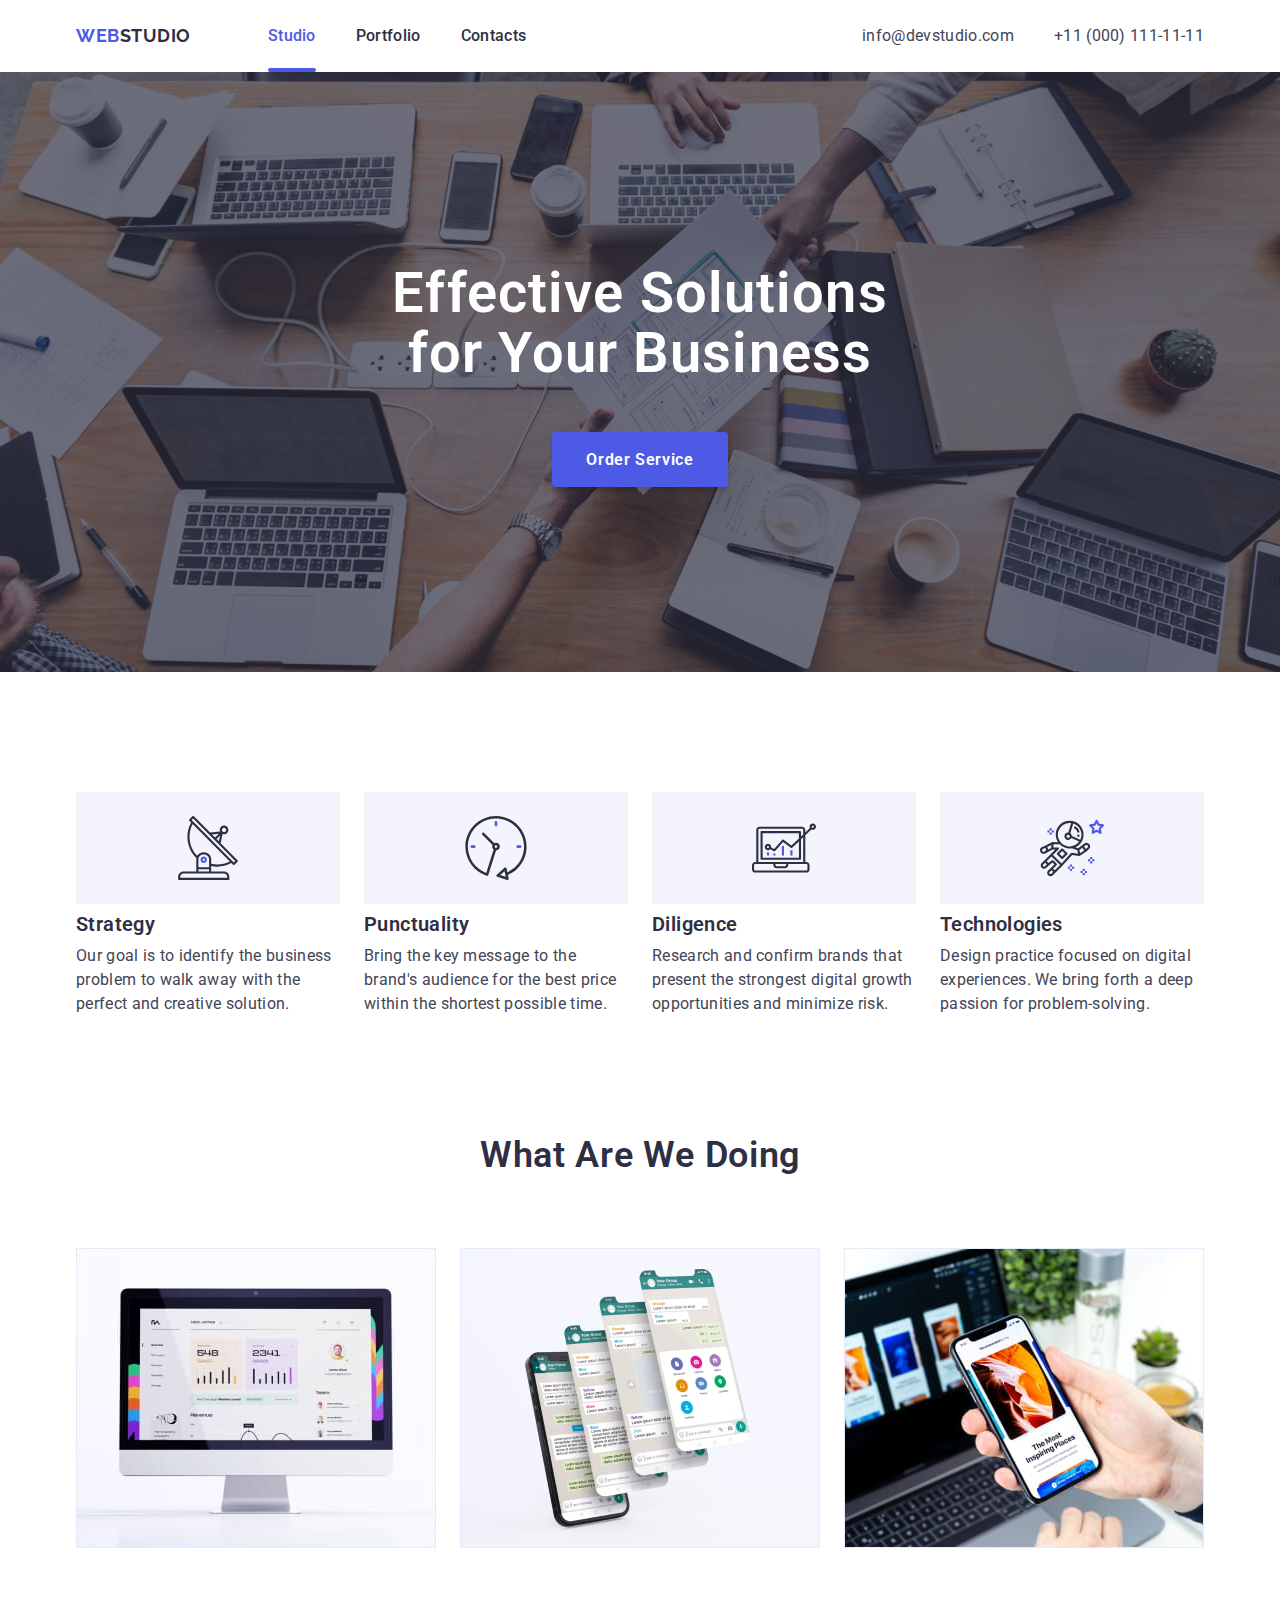
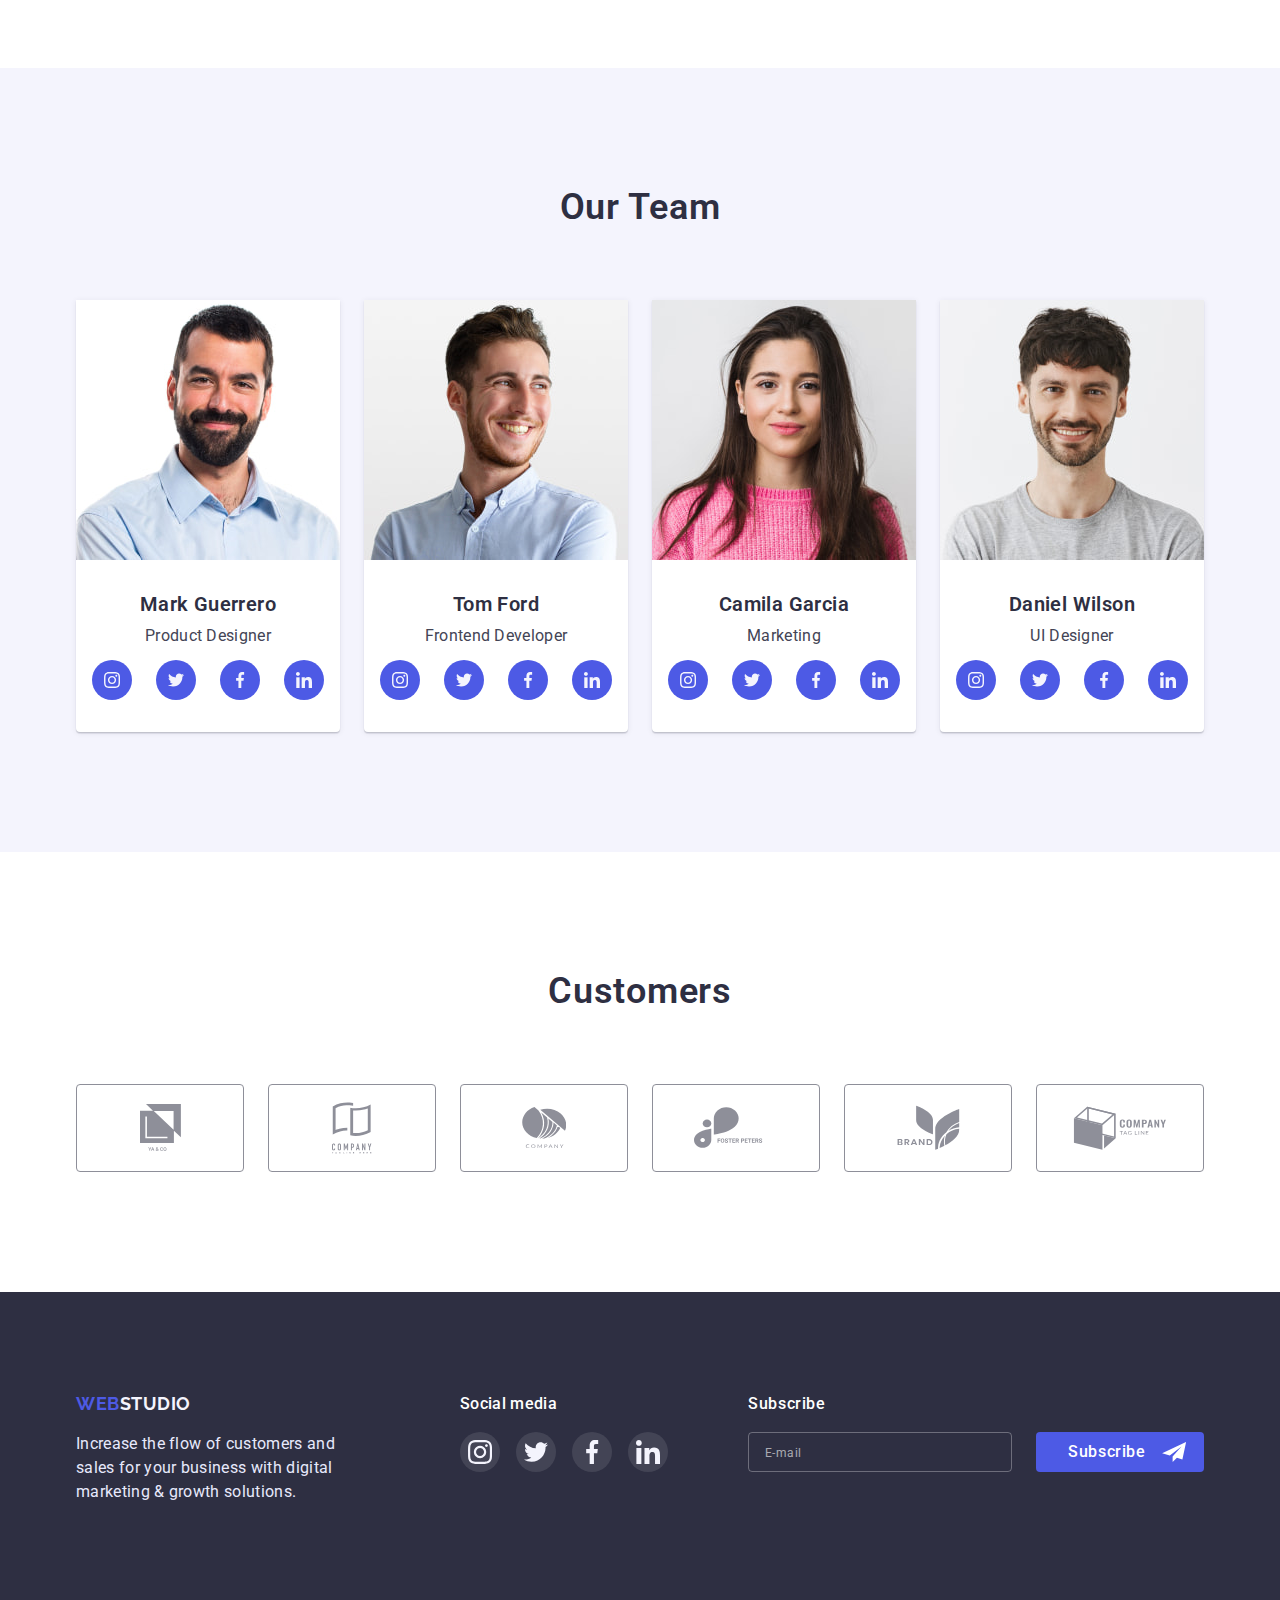
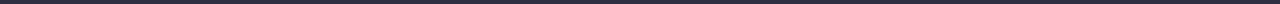
<file: index.html>
<!DOCTYPE html>
<html lang="en">
  <head>
    <meta charset="UTF-8" />
    <meta http-equiv="X-UA-Compatible" content="IE=edge" />
    <meta name="description" content="web studio" />
    <meta name="viewport" content="width=device-width, initial-scale=1.0" />
    <link
      rel="stylesheet"
      href="https://cdnjs.cloudflare.com/ajax/libs/modern-normalize/1.0.0/modern-normalize.min.css"
    />
    <link rel="stylesheet" href="styles/styles.css" />
    <link rel="preconnect" href="https://fonts.googleapis.com" />
    <link rel="preconnect" href="https://fonts.gstatic.com" crossorigin />
    <link
      href="https://fonts.googleapis.com/css2?family=Open+Sans:wght@400;600;700&family=Raleway:wght@700&family=Roboto:wght@400;500;700;900&display=swap"
      rel="stylesheet"
    />
    <title>Document</title>
  </head>
  <body>
    <!------------------------- NAVIGATION + ADDRESS ---------------------->

    <header class="header">
      <div class="container">
        <nav>
          <a class="logo link" href="index.html"
            ><span class="web">web</span><span class="studio">studio</span></a
          >
          <ul class="list header-list">
            <li>
              <a class="header-link link active" href="index.html">Studio</a>
            </li>
            <li>
              <a class="header-link link" href="portfolio.html">Portfolio</a>
            </li>
            <li>
              <a class="header-link link" href="contacts.html">Contacts</a>
            </li>
          </ul>
        </nav>
        <ul class="list header-addr">
          <li>
            <a class="link header-address" href="mailto:info@devstudio.com"
              >info@devstudio.com</a
            >
          </li>
          <li>
            <a class="link header-address" href="tel:+11(000)1111111"
              >+11 (000) 111-11-11</a
            >
          </li>
        </ul>
      </div>
    </header>

    <main>
      <!------------------------------ HERO ---------------------->
      <section class="hero">
        <div class="container">
          <h1 class="hero-title">
            Effective Solutions <br />for Your Business
          </h1>
          <button class="btn" type="button" data-modal-open>
            Order Service
          </button>
        </div>
      </section>
      <!------------------------------ ADVANTAGES ---------------------->
      <section class="advantages">
        <div class="container">
          <ul class="list advantages-list">
            <li class="advantages-item">
              <div class="advantages-thumb">
                <svg class="advantages-icon">
                  <use href="./images/icons/icons.svg#icon-antenna"></use>
                </svg>
              </div>
              <h3 class="title-cards">Strategy</h3>
              <p class="content-cards">
                Our goal is to identify the business problem to walk away with
                the perfect and creative solution.
              </p>
            </li>
            <li class="advantages-item">
              <div class="advantages-thumb">
                <svg class="advantages-icon">
                  <use href="./images/icons/icons.svg#icon-clock"></use>
                </svg>
              </div>
              <h3 class="title-cards">Punctuality</h3>
              <p class="content-cards">
                Bring the key message to the brand's audience for the best price
                within the shortest possible time.
              </p>
            </li>
            <li class="advantages-item">
              <div class="advantages-thumb">
                <svg class="advantages-icon">
                  <use href="./images/icons/icons.svg#icon-diagram"></use>
                </svg>
              </div>
              <h3 class="title-cards">Diligence</h3>
              <p class="content-cards">
                Research and confirm brands that present the strongest digital
                growth opportunities and minimize risk.
              </p>
            </li>
            <li class="advantages-item">
              <div class="advantages-thumb">
                <svg class="advantages-icon">
                  <use href="./images/icons/icons.svg#icon-astronaut"></use>
                </svg>
              </div>
              <h3 class="title-cards">Technologies</h3>
              <p class="content-cards">
                Design practice focused on digital experiences. We bring forth a
                deep passion for problem-solving.
              </p>
            </li>
          </ul>
        </div>
      </section>
      <!------------------------ What are we doing ---------------------->
      <section class="examples">
        <div class="container">
          <h2 class="main-title">What are we doing</h2>
          <ul class="list examples-list">
            <li>
              <img src="images/image-1.jpg" alt="statistics" width="360" />
            </li>
            <li>
              <img src="images/image-2.jpg" alt="chat" width="360" />
            </li>
            <li>
              <img src="images/image-3.jpg" alt="phone" width="360" />
            </li>
          </ul>
        </div>
      </section>
      <!------------------------ TEAM ---------------------->
      <section class="team section">
        <div class="container">
          <h2 class="main-title">Our Team</h2>
          <ul class="list team-list">
            <li class="team-item">
              <img src="images/photo-1.jpg" width="264" alt="Mark Guerrero" />
              <div class="team-item-text">
                <h3 class="title-cards">Mark Guerrero</h3>
                <p class="content-cards">Product Designer</p>
                <ul class="team-icon-list">
                  <li class="icon link">
                    <a class="team-icon-link" href="#">
                      <svg class="social-icon">
                        <use
                          href="./images/icons/icons.svg#icon-instagram"
                        ></use>
                      </svg>
                    </a>
                  </li>
                  <li class="icon link">
                    <a class="team-icon-link" href="#">
                      <svg class="social-icon">
                        <use href="./images/icons/icons.svg#icon-twitter"></use>
                      </svg>
                    </a>
                  </li>
                  <li class="icon link">
                    <a class="team-icon-link" href="#">
                      <svg class="social-icon">
                        <use
                          href="./images/icons/icons.svg#icon-facebook"
                        ></use>
                      </svg>
                    </a>
                  </li>
                  <li class="icon link">
                    <a class="team-icon-link" href="#">
                      <svg class="social-icon">
                        <use
                          href="./images/icons/icons.svg#icon-linkedin"
                        ></use>
                      </svg>
                    </a>
                  </li>
                </ul>
              </div>
            </li>
            <li class="team-item">
              <img src="images/photo-2.jpg" width="264" alt="Tom Ford" />
              <div class="team-item-text">
                <h3 class="title-cards">Tom Ford</h3>
                <p class="content-cards">Frontend Developer</p>
                <ul class="team-icon-list">
                  <li class="icon link">
                    <a class="team-icon-link" href="#">
                      <svg class="social-icon">
                        <use
                          href="./images/icons/icons.svg#icon-instagram"
                        ></use>
                      </svg>
                    </a>
                  </li>
                  <li class="icon link">
                    <a class="team-icon-link" href="#">
                      <svg class="social-icon">
                        <use href="./images/icons/icons.svg#icon-twitter"></use>
                      </svg>
                    </a>
                  </li>
                  <li class="icon link">
                    <a class="team-icon-link" href="#">
                      <svg class="social-icon">
                        <use
                          href="./images/icons/icons.svg#icon-facebook"
                        ></use>
                      </svg>
                    </a>
                  </li>
                  <li class="icon link">
                    <a class="team-icon-link" href="#">
                      <svg class="social-icon">
                        <use
                          href="./images/icons/icons.svg#icon-linkedin"
                        ></use>
                      </svg>
                    </a>
                  </li>
                </ul>
              </div>
            </li>
            <li class="team-item">
              <img src="images/photo-3.jpg" width="264" alt="Camila Garcia" />
              <div class="team-item-text">
                <h3 class="title-cards">Camila Garcia</h3>
                <p class="content-cards">Marketing</p>
                <ul class="team-icon-list">
                  <li class="icon link">
                    <a class="team-icon-link" href="#">
                      <svg class="social-icon">
                        <use
                          href="./images/icons/icons.svg#icon-instagram"
                        ></use>
                      </svg>
                    </a>
                  </li>
                  <li class="icon link">
                    <a class="team-icon-link" href="#">
                      <svg class="social-icon">
                        <use href="./images/icons/icons.svg#icon-twitter"></use>
                      </svg>
                    </a>
                  </li>
                  <li class="icon link">
                    <a class="team-icon-link" href="#">
                      <svg class="social-icon">
                        <use
                          href="./images/icons/icons.svg#icon-facebook"
                        ></use>
                      </svg>
                    </a>
                  </li>
                  <li class="icon link">
                    <a class="team-icon-link" href="#">
                      <svg class="social-icon">
                        <use
                          href="./images/icons/icons.svg#icon-linkedin"
                        ></use>
                      </svg>
                    </a>
                  </li>
                </ul>
              </div>
            </li>
            <li class="team-item">
              <img src="images/photo-4.jpg" width="264" alt="Daniel Wilson" />
              <div class="team-item-text">
                <h3 class="title-cards">Daniel Wilson</h3>
                <p class="content-cards">UI Designer</p>
                <ul class="team-icon-list">
                  <li class="icon link">
                    <a class="team-icon-link" href="#">
                      <svg class="social-icon">
                        <use
                          href="./images/icons/icons.svg#icon-instagram"
                        ></use>
                      </svg>
                    </a>
                  </li>
                  <li class="icon link">
                    <a class="team-icon-link" href="#">
                      <svg class="social-icon">
                        <use href="./images/icons/icons.svg#icon-twitter"></use>
                      </svg>
                    </a>
                  </li>
                  <li class="icon link">
                    <a class="team-icon-link" href="#">
                      <svg class="social-icon">
                        <use
                          href="./images/icons/icons.svg#icon-facebook"
                        ></use>
                      </svg>
                    </a>
                  </li>
                  <li class="icon link">
                    <a class="team-icon-link" href="#">
                      <svg class="social-icon">
                        <use
                          href="./images/icons/icons.svg#icon-linkedin"
                        ></use>
                      </svg>
                    </a>
                  </li>
                </ul>
              </div>
            </li>
          </ul>
        </div>
      </section>
      <!------------------------- Customers ---------------------->
      <section class="customers section">
        <div class="container">
          <h2 class="main-title">Customers</h2>
          <ul class="customers-list list">
            <li class="customers-item">
              <a class="customers-icon-link" href="#">
                <svg class="customers-icon" width="41px" height="46.97px">
                  <use href="./images/icons/icons.svg#icon-customer-1"></use>
                </svg>
              </a>
            </li>
            <li class="customers-item">
              <a class="customers-icon-link" href="#">
                <svg class="customers-icon" width="40px" height="52px">
                  <use href="./images/icons/icons.svg#icon-customer-2"></use>
                </svg>
              </a>
            </li>
            <li class="customers-item">
              <a class="customers-icon-link" href="#">
                <svg class="customers-icon" width="44px" height="41px">
                  <use href="./images/icons/icons.svg#icon-customer-3"></use>
                </svg>
              </a>
            </li>
            <li class="customers-item">
              <a class="customers-icon-link" href="#">
                <svg class="customers-icon" width="84px" height="41px">
                  <use href="./images/icons/icons.svg#icon-customer-4"></use>
                </svg>
              </a>
            </li>
            <li class="customers-item">
              <a class="customers-icon-link" href="#">
                <svg class="customers-icon" width="63px" height="45px">
                  <use href="./images/icons/icons.svg#icon-customer-5"></use>
                </svg>
              </a>
            </li>
            <li class="customers-item">
              <a class="customers-icon-link" href="#">
                <svg class="customers-icon" width="94px" height="44px">
                  <use href="./images/icons/icons.svg#icon-customer-6"></use>
                </svg>
              </a>
            </li>
          </ul>
        </div>
      </section>
    </main>
    <!------------------------ FOOTER ---------------------->
    <footer class="footer">
      <div class="container">
        <div class="footer-box">
          <div class="footer-left">
            <a class="logo link" href="index.html"
              ><span class="web">web</span
              ><span class="studio-2">studio</span></a
            >
            <p>
              Increase the flow of customers and sales for your business with
              digital marketing & growth solutions.
            </p>
          </div>
          <div class="footer-mid">
            <p>Social media</p>
            <ul class="footer-list list">
              <li class="footer-social-link">
                <a class="icon-footer" href="#">
                  <svg class="footer-social">
                    <use href="./images/icons/icons.svg#icon-instagram"></use>
                  </svg>
                </a>
              </li>
              <li class="footer-social-link">
                <a class="icon-footer" href="#">
                  <svg class="footer-social">
                    <use href="./images/icons/icons.svg#icon-twitter"></use>
                  </svg>
                </a>
              </li>
              <li class="footer-social-link">
                <a class="icon-footer" href="#">
                  <svg class="footer-social">
                    <use href="./images/icons/icons.svg#icon-facebook"></use>
                  </svg>
                </a>
              </li>
              <li class="footer-social-link">
                <a class="icon-footer" href="#">
                  <svg class="footer-social">
                    <use href="./images/icons/icons.svg#icon-linkedin"></use>
                  </svg>
                </a>
              </li>
            </ul>
          </div>
          <div class="footer-right">
            <p class="footer-mail-title">Subscribe</p>
            <form class="footer-form" name="footer_form">
              <label class="footer-form2">
                <input
                  class="footer-input"
                  type="email"
                  name="user_email"
                  required
                  minlength="6"
                  placeholder="E-mail"
                />
              </label>
              <button class="footer-btn" type="submit">
                <span class="subscribe">Subscribe</span>
                <svg class="footer-send">
                  <use href="./images/icons/icons.svg#footer-icon-send"></use>
                </svg>
              </button>
            </form>
          </div>
        </div>
      </div>
    </footer>

    <!---------------------- MODAL ---------------------->
    <div class="backdrop is-hidden" data-modal>
      <div class="modal">
        <button class="modal-btn" data-modal-close>
          <svg class="modal-icon" width="8" height="8">
            <use href="images/icons/icons.svg#icon-close"></use>
          </svg>
        </button>
        <form class="registration-form" name="registration_form">
          <strong class="registration-form-appeal"
            >Leave your contacts and we will call you back</strong
          >
          <div class="registration-form-group" role="group">
            <label class="registration-form-field">
              <span class="registration-form-label">Name</span>
              <input
                class="registration-form-input"
                type="text"
                name="user_name"
                required
                minlength="3"
                placeholder="&nbsp;"
              />
              <svg class="icon-registration" width="12" height="12">
                <use href="images/icons/icons.svg#icon-form-name"></use>
              </svg>
            </label>

            <label class="registration-form-field">
              <span class="registration-form-label">Phone</span>
              <input
                class="registration-form-input"
                type="tel"
                name="user_phone"
                required
                minlength="3"
                placeholder="&nbsp;"
              />
              <svg class="icon-registration" width="13" height="13">
                <use href="images/icons/icons.svg#icon-form-phone"></use>
              </svg>
            </label>

            <label class="registration-form-field">
              <span class="registration-form-label">Email</span>
              <input
                class="registration-form-input"
                type="email"
                name="user_email"
                required
                minlength="6"
                placeholder="&nbsp;"
              />
              <svg class="icon-registration" width="15" height="12">
                <use href="images/icons/icons.svg#icon-form-email"></use>
              </svg>
            </label>

            <label class="registration-textarea">
              <span class="registration-form-label">Comment</span>
              <textarea
                class="registration-form-message"
                name="user_message"
                rows="7"
                placeholder="Text input"
              ></textarea>
            </label>
          </div>

          <label class="registration-form-agreement">
            <input
              class="registration-form-checkbox"
              type="checkbox"
              name="user_agreement"
            />
            <span class="agreement-checkbox">
              <svg class="agreement-icon">
                <use href="images/icons/icons.svg#checkbox-icon"></use>
              </svg>
            </span>
            <span class="registration-accept-text"
              >I accept the terms and conditions of the
              <a class="registration-accept-link" href="#">Privacy Policy</a>
            </span>
          </label>
          <div class="form-send">
            <button class="form-send-btn" type="submit">Send</button>
          </div>
        </form>
      </div>
    </div>
    <script src="js/modal.js"></script>
  </body>
</html>
</file>
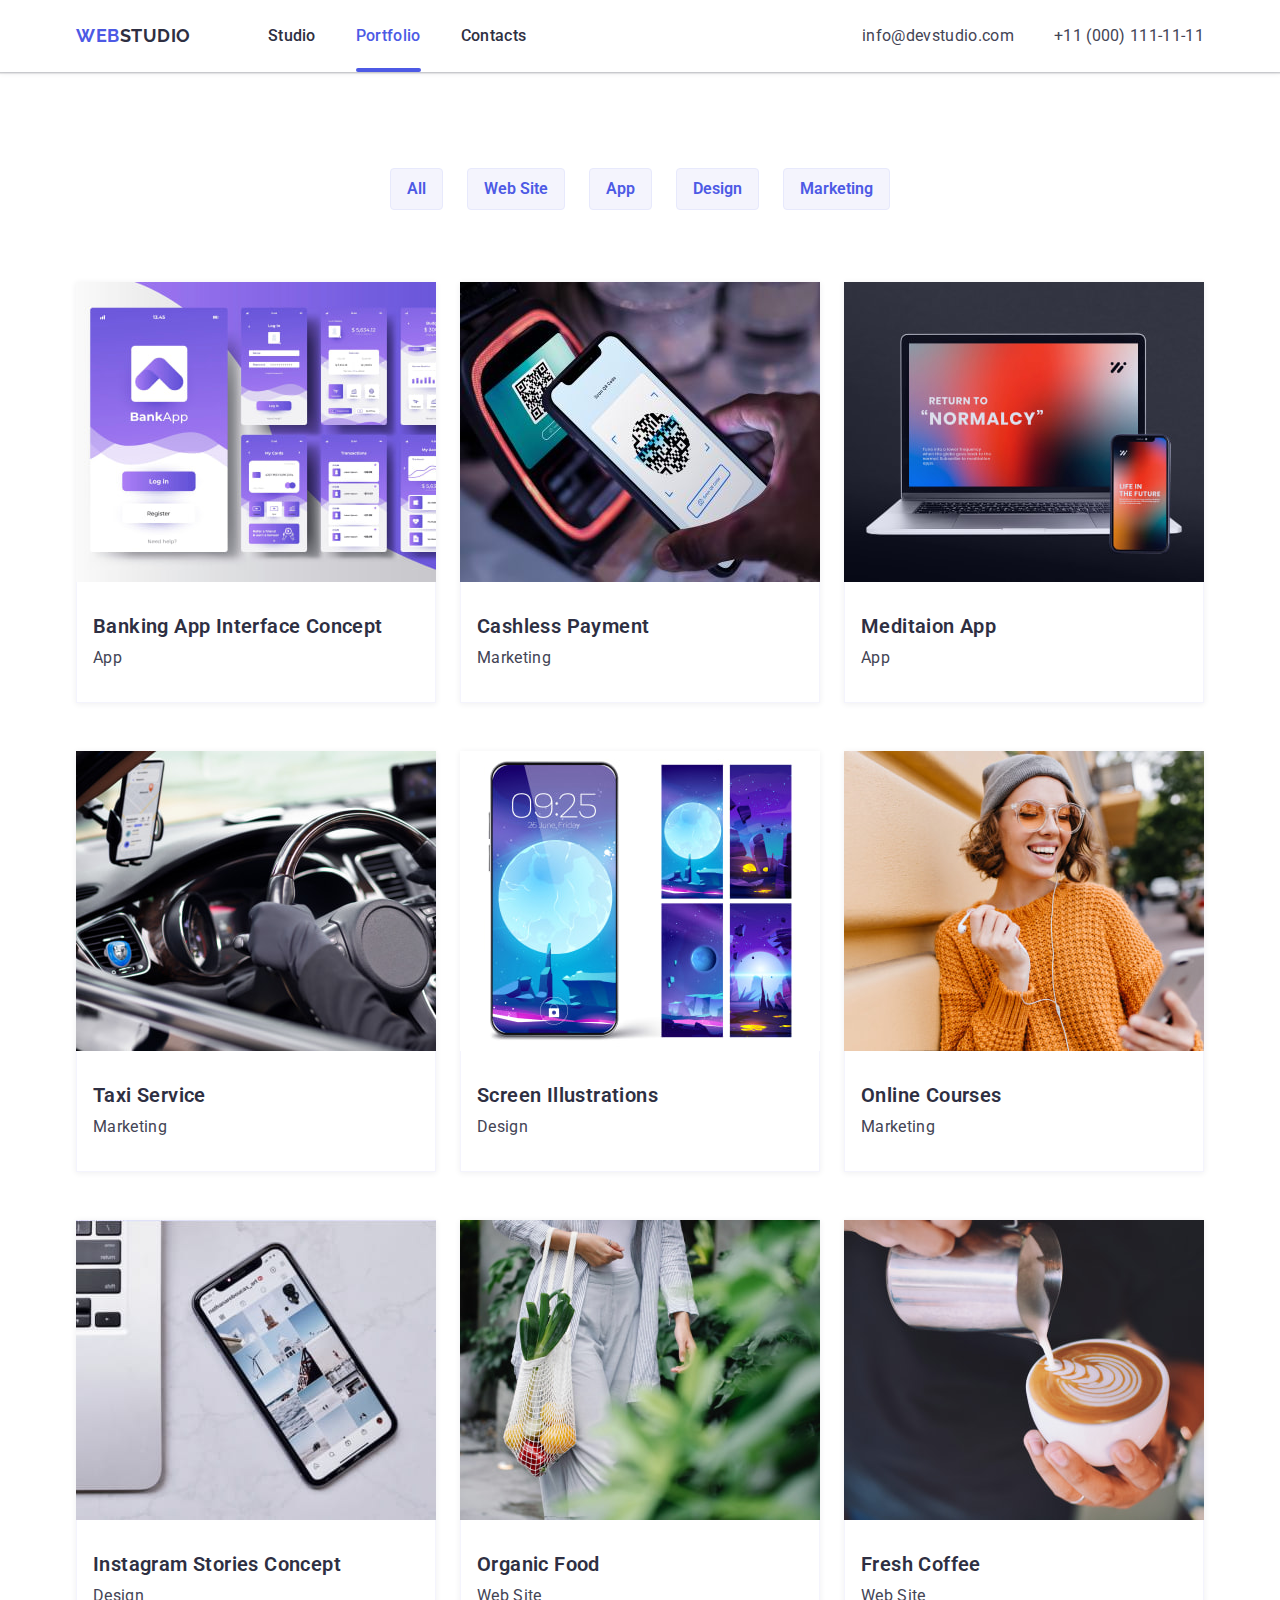
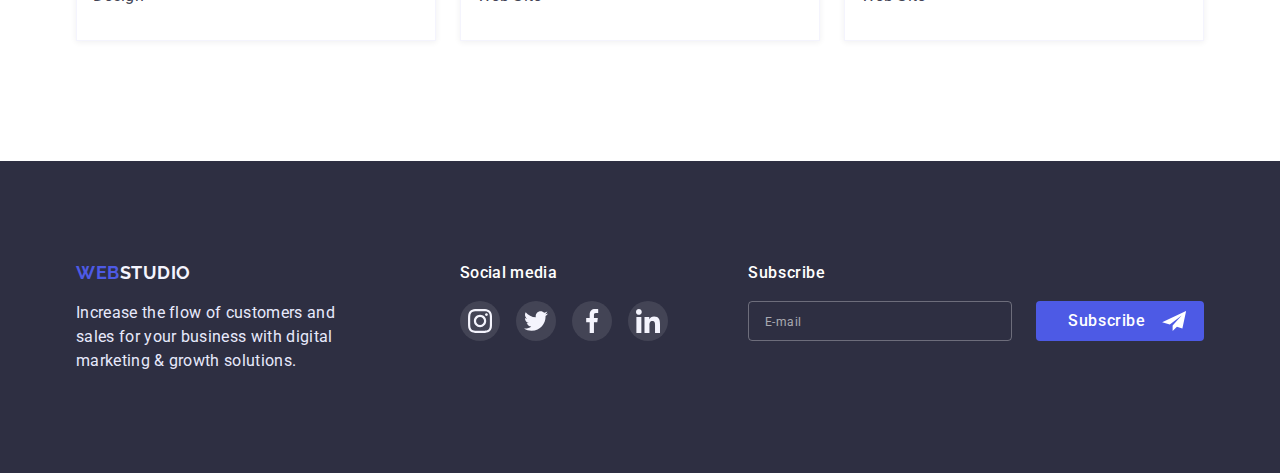
<file: portfolio.html>
<!DOCTYPE html>
<html lang="en">
  <head>
    <meta charset="UTF-8" />
    <meta http-equiv="X-UA-Compatible" content="IE=edge" />
    <meta name="description" content="Портфоліо" />
    <meta name="viewport" content="width=device-width, initial-scale=1.0" />
    <link
      rel="stylesheet"
      href="https://cdnjs.cloudflare.com/ajax/libs/modern-normalize/1.0.0/modern-normalize.min.css"
    />
    <link rel="stylesheet" href="styles/styles.css" />
    <link rel="preconnect" href="https://fonts.googleapis.com" />
    <link rel="preconnect" href="https://fonts.gstatic.com" crossorigin />
    <link
      href="https://fonts.googleapis.com/css2?family=Open+Sans:wght@400;600;700&family=Raleway:wght@700&family=Roboto:wght@400;500;700;900&display=swap"
      rel="stylesheet"
    />
  </head>
  <body>
    <!------------------------------ NAVIGATION + ADDRESS ---------------------->

    <header class="header">
      <div class="container">
        <nav>
          <a class="logo link" href="index.html"><span class="web">web</span><span class="studio">studio</span></a>
          <ul class="list header-list">
            <li><a class="header-link link" href="index.html">Studio</a></li>
            <li>
              <a class="header-link link active" href="portfolio.html">Portfolio</a>
            </li>
            <li>
              <a class="header-link link" href="contacts.html">Contacts</a>
            </li>
          </ul>
        </nav>
        <ul class="list header-addr">
          <li>
            <a class="link header-address" href="mailto:info@devstudio.com">info@devstudio.com</a>
          </li>
          <li>
            <a class="link header-address" href="tel:+11(000)1111111">+11 (000) 111-11-11</a>
          </li>
        </ul>
      </div>
    </header>

    <main>
      <!------------------------------ PORTFOLIO BUTTONS ---------------------->

      <section class="section portfolio">
        <div class="container">
          <h1 class="visually-hidden">Content</h1>
          <ul class="list filter-btn">
            <li><button class="btn_portfolio" type="button">All</button></li>
            <li>
              <button class="btn_portfolio" type="button">Web Site</button>
            </li>
            <li><button class="btn_portfolio" type="button">App</button></li>
            <li><button class="btn_portfolio" type="button">Design</button></li>
            <li>
              <button class="btn_portfolio" type="button">Marketing</button>
            </li>
          </ul>
          <!------------------------------ PORTFOLIO CARDS ---------------------->

          <ul class="list portfolio-list">
            <li class="portfolio-list-item">
              <a class="portfolio-link link" href="#">
                <div class="portfolio-thumb-card">
                  <div class="overlay">
                    <img src="images/portfolio-1.jpg" width="360px" alt="image Banking App Interface Concept" />
                    <div class="slider">
                      <p>
                        14 Stylish and User-Friendly App Design Concepts · Task Manager App · Calorie Tracker App ·
                        Exotic Fruit Ecommerce App · Cloud Storage App
                      </p>
                    </div>
                  </div>
                  <div class="portfolio-item-text">
                    <h2 class="title-cards">Banking App Interface Concept</h2>
                    <p class="content-cards">App</p>
                  </div>
                </div>
              </a>
            </li>

            <li class="portfolio-list-item">
              <a class="portfolio-link link" href="#">
                <div class="portfolio-thumb-card">
                  <div class="overlay">
                    <img src="images/portfolio-2.jpg" width="360px" alt="image Cashless Payment" />
                    <div class="slider">
                      <p>
                        14 Stylish and User-Friendly App Design Concepts · Task Manager App · Calorie Tracker App ·
                        Exotic Fruit Ecommerce App · Cloud Storage App
                      </p>
                    </div>
                  </div>
                  <div class="portfolio-item-text">
                    <h2 class="title-cards">Cashless Payment</h2>
                    <p class="content-cards">Marketing</p>
                  </div>
                </div>
              </a>
            </li>

            <li class="portfolio-list-item">
              <a class="portfolio-link link" href="#">
                <div class="portfolio-thumb-card">
                  <div class="overlay">
                    <img src="images/portfolio-3.jpg" width="360px" alt="image Meditaion App" />
                    <div class="slider">
                      <p>
                        14 Stylish and User-Friendly App Design Concepts · Task Manager App · Calorie Tracker App ·
                        Exotic Fruit Ecommerce App · Cloud Storage App
                      </p>
                    </div>
                  </div>
                  <div class="portfolio-item-text">
                    <h2 class="title-cards">Meditaion App</h2>
                    <p class="content-cards">App</p>
                  </div>
                </div>
              </a>
            </li>

            <li class="portfolio-list-item">
              <a class="portfolio-link link" href="#">
                <div class="portfolio-thumb-card">
                  <div class="overlay">
                    <img src="images/portfolio-4.jpg" width="360px" alt="image Taxi Service" />
                    <div class="slider">
                      <p>
                        14 Stylish and User-Friendly App Design Concepts · Task Manager App · Calorie Tracker App ·
                        Exotic Fruit Ecommerce App · Cloud Storage App
                      </p>
                    </div>
                  </div>
                  <div class="portfolio-item-text">
                    <h2 class="title-cards">Taxi Service</h2>
                    <p class="content-cards">Marketing</p>
                  </div>
                </div>
              </a>
            </li>

            <li class="portfolio-list-item">
              <a class="portfolio-link link" href="#">
                <div class="portfolio-thumb-card">
                  <div class="overlay">
                    <img src="images/portfolio-5.jpg" width="360px" alt="image Screen Illustrations" />
                    <div class="slider">
                      <p>
                        14 Stylish and User-Friendly App Design Concepts · Task Manager App · Calorie Tracker App ·
                        Exotic Fruit Ecommerce App · Cloud Storage App
                      </p>
                    </div>
                  </div>
                  <div class="portfolio-item-text">
                    <h2 class="title-cards">Screen Illustrations</h2>
                    <p class="content-cards">Design</p>
                  </div>
                </div>
              </a>
            </li>

            <li class="portfolio-list-item">
              <a class="portfolio-link link" href="#">
                <div class="portfolio-thumb-card">
                  <div class="overlay">
                    <img src="images/portfolio-6.jpg" width="360px" alt="image Online Courses" />
                    <div class="slider">
                      <p>
                        14 Stylish and User-Friendly App Design Concepts · Task Manager App · Calorie Tracker App ·
                        Exotic Fruit Ecommerce App · Cloud Storage App
                      </p>
                    </div>
                  </div>
                  <div class="portfolio-item-text">
                    <h2 class="title-cards">Online Courses</h2>
                    <p class="content-cards">Marketing</p>
                  </div>
                </div>
              </a>
            </li>

            <li class="portfolio-list-item">
              <a class="portfolio-link link" href="#">
                <div class="portfolio-thumb-card">
                  <div class="overlay">
                    <img src="images/portfolio-7.jpg" width="360px" alt="image Banking App Interface Concept" />
                    <div class="slider">
                      <p>
                        14 Stylish and User-Friendly App Design Concepts · Task Manager App · Calorie Tracker App ·
                        Exotic Fruit Ecommerce App · Cloud Storage App
                      </p>
                    </div>
                  </div>
                  <div class="portfolio-item-text">
                    <h2 class="title-cards">Instagram Stories Concept</h2>
                    <p class="content-cards">Design</p>
                  </div>
                </div>
              </a>
            </li>

            <li class="portfolio-list-item">
              <a class="portfolio-link link" href="#">
                <div class="portfolio-thumb-card">
                  <div class="overlay">
                    <img src="images/portfolio-8.jpg" width="360px" alt="image Organic Food" />
                    <div class="slider">
                      <p>
                        14 Stylish and User-Friendly App Design Concepts · Task Manager App · Calorie Tracker App ·
                        Exotic Fruit Ecommerce App · Cloud Storage App
                      </p>
                    </div>
                  </div>
                  <div class="portfolio-item-text">
                    <h2 class="title-cards">Organic Food</h2>
                    <p class="content-cards">Web Site</p>
                  </div>
                </div>
              </a>
            </li>

            <li class="portfolio-list-item">
              <a class="portfolio-link link" href="#">
                <div class="portfolio-thumb-card">
                  <div class="overlay">
                    <img src="images/portfolio-9.jpg" width="360px" alt="image Fresh Coffee" />
                    <div class="slider">
                      <p>
                        14 Stylish and User-Friendly App Design Concepts · Task Manager App · Calorie Tracker App ·
                        Exotic Fruit Ecommerce App · Cloud Storage App
                      </p>
                    </div>
                  </div>
                  <div class="portfolio-item-text">
                    <h2 class="title-cards">Fresh Coffee</h2>
                    <p class="content-cards">Web Site</p>
                  </div>
                </div>
              </a>
            </li>
          </ul>
        </div>
      </section>
    </main>
    <!------------------------------ FOOTER ---------------------->

    <footer class="footer">
      <div class="container">
        <div class="footer-box">
          <div class="footer-left">
            <a class="logo link" href="index.html"><span class="web">web</span><span class="studio-2">studio</span></a>
            <p>Increase the flow of customers and sales for your business with digital marketing & growth solutions.</p>
          </div>
          <div class="footer-mid">
            <p>Social media</p>
            <ul class="footer-list list">
              <li class="footer-social-link">
                <a class="icon-footer" href="#">
                  <svg class="footer-social">
                    <use href="./images/icons/icons.svg#icon-instagram"></use>
                  </svg>
                </a>
              </li>
              <li class="footer-social-link">
                <a class="icon-footer" href="#">
                  <svg class="footer-social">
                    <use href="./images/icons/icons.svg#icon-twitter"></use>
                  </svg>
                </a>
              </li>
              <li class="footer-social-link">
                <a class="icon-footer" href="#">
                  <svg class="footer-social">
                    <use href="./images/icons/icons.svg#icon-facebook"></use>
                  </svg>
                </a>
              </li>
              <li class="footer-social-link">
                <a class="icon-footer" href="#">
                  <svg class="footer-social">
                    <use href="./images/icons/icons.svg#icon-linkedin"></use>
                  </svg>
                </a>
              </li>
            </ul>
          </div>
          <div class="footer-right">
            <p class="footer-mail-title">Subscribe</p>
            <form class="footer-form" name="footer_form">
              <label class="footer-form2">
                <input
                  class="footer-input"
                  type="email"
                  name="user_email"
                  required
                  minlength="6"
                  placeholder="E-mail"
                />
              </label>
              <button class="footer-btn" type="submit">
                <span class="subscribe">Subscribe</span>
                <svg class="footer-send">
                  <use href="./images/icons/icons.svg#footer-icon-send"></use>
                </svg>
              </button>
            </form>
          </div>
        </div>
      </div>
    </footer>
  </body>
</html>
</file>
<file: styles/styles.css>
:root {
  --color-main: #2e2f42;
  --color-main-white: #ffffff;
  --color-second-white: #f4f4fd;
  --color-accent: #4d5ae5;
  --color-grey: #434455;
  --font-main: "Roboto", sans-serif;
  --font-secondary: "Raleway", sans-serif;
  --transiton-fast: 250ms cubic-bezier(0.4, 0, 0.2, 1);
  --color-accent-hover: #404bbf;
}

/* *,
*::before,
*::after {
  box-sizing: border-box;
} */

img {
  display: block;
  max-width: 100%;
  align-items: center;
}

h1,
h2,
h3,
h4,
h5,
h6,
p {
  margin-top: 0;
  margin-bottom: 0;
}

body {
  font-family: var(--font-main);
  background: var(--color-main-white);
}

.list {
  list-style: none;
  margin: 0;
  padding: 0;
}

.link {
  text-decoration: none;
}

.container {
  width: 1158px;
  margin: 0 auto;
  padding-left: 15px;
  padding-right: 15px;
}

/* ---------header--------- */

.header {
  box-shadow: 0px 2px 1px rgba(46, 47, 66, 0.08),
    0px 1px 1px rgba(46, 47, 66, 0.16), 0px 1px 6px rgba(46, 47, 66, 0.08);
  display: flex;
  align-items: center;
}

.logo {
  font-family: var(--font-secondary);
  font-weight: 700;
  font-size: 18px;
  line-height: 1.33;
  letter-spacing: 0.03em;
  text-transform: uppercase;
  margin-right: 77px;
}

.header .container {
  display: flex;
  align-items: center;
}

.header nav,
.header ul {
  display: flex;
  align-items: center;
}

.web {
  color: var(--color-accent);
}

.studio {
  color: var(--color-main);
}

/* --------header_list------ */

.header-list {
  padding-top: 0px;
  padding-bottom: 0px;
  gap: 40px;
}

.header-link {
  /* position: relative; */
  display: block;
  padding-top: 24px;
  padding-bottom: 24px;
  font-weight: 500;
  font-size: 16px;
  line-height: 1.5;
  letter-spacing: 0.02em;
  color: var(--color-main);
  transition: color var(--transiton-fast);
}

.header-link.active {
  position: relative;
  color: var(--color-accent);
}

.header-link.active:after {
  content: "";
  display: block;
  position: absolute;
  left: 0;
  bottom: 0;
  width: 100%;
  height: 4px;
  background-color: var(--color-accent);
  border-radius: 2px;
}

.header-link:hover,
.header-link:focus {
  color: var(--color-accent);
}

.header-address {
  font-weight: 400;
  font-size: 16px;
  line-height: 1.5;
  letter-spacing: 0.02em;
  color: var(--color-grey);
  list-style: none;
  transition: color var(--transiton-fast);
}

.header-addr {
  gap: 40px;
  margin-left: auto;
}

.header-address:hover {
  color: var(--color-accent);
}

/* -------------HERO------------- */

.hero {
  text-align: center;
  background: var(--color-main);
  padding-top: 192px;
  padding-bottom: 192px;
  max-width: 1440px;
  height: 600px;
  background-image: linear-gradient(
      to top left,
      rgba(46, 47, 66, 0.7),
      rgba(46, 47, 66, 0.7)
    ),
    url("../images/people-office.jpg");
  background-repeat: no-repeat;
  background-size: cover;
  background-position: center;
  margin-left: auto;
  margin-right: auto;
}

.hero-title {
  font-weight: 600;
  font-size: 56px;
  line-height: 1.07;
  letter-spacing: 0.02em;
  color: var(--color-main-white);
  margin-bottom: 48px;
}

.btn {
  background: var(--color-accent);
  box-shadow: 0px 4px 4px rgba(0, 0, 0, 0.15);
  border-radius: 4px;
  border-color: transparent;
  font-weight: 600;
  font-size: 16px;
  line-height: 1.1875;
  letter-spacing: 0.04em;
  color: var(--color-main-white);
  padding: 16px 32px;
  transition: background-color var(--transiton-fast),
    box-shadow var(--transiton-fast);
  cursor: pointer;
}

.btn:hover {
  box-shadow: 0px 1px 6px rgba(46, 47, 66, 0.08),
    0px 1px 1px rgba(46, 47, 66, 0.16), 0px 2px 1px rgba(46, 47, 66, 0.08);
  background-color: var(--color-accent-hover);
}

.btn:focus {
  box-shadow: 0px 4px 4px rgba(0, 0, 0, 0.15);
  background-color: var(--color-accent-hover);
}

/* --------advantages------ */

.advantages {
  padding-top: 120px;
  padding-bottom: 120px;
}

.advantages-list {
  display: flex;
  text-align: left;
}

.title-cards {
  font-weight: 600;
  font-size: 20px;
  line-height: 1.2;
  color: var(--color-main);
  letter-spacing: 0.02em;
  margin-bottom: 8px;
}

.content-cards {
  font-weight: 400;
  font-size: 16px;
  line-height: 1.5;
  letter-spacing: 0.02em;
  color: var(--color-grey);
}

.advantages-item:not(:last-child) {
  margin-right: 24px;
}

.advantages-item {
  width: 264px;
}

.advantages-thumb {
  display: flex;
  width: 264px;
  height: 112px;
  background-color: var(--color-second-white);
  justify-content: center;
  align-items: center;
  margin-bottom: 8px;
}

.advantages-icon {
  width: 64px;
  height: 64px;
}

/* -----What are we doing------*/

.examples {
  padding-bottom: 120px;
}

.main-title {
  font-weight: 600;
  font-size: 36px;
  line-height: 1.11;
  letter-spacing: 0.02em;
  text-transform: capitalize;
  text-align: center;
  color: var(--color-main);
  margin-bottom: 72px;
}

.examples-list {
  display: flex;
  align-items: center;
  gap: 24px;
}

/* -----TEAM------*/

.team {
  background: var(--color-second-white);
}

.team.section {
  padding-top: 120px;
  padding-bottom: 120px;
}

.team-list {
  display: flex;
  gap: 24px;
  margin: 0px;
}

.team-item {
  background-color: var(--color-main-white);
  box-shadow: 0px 1px 6px rgba(46, 47, 66, 0.08),
    0px 1px 1px rgba(46, 47, 66, 0.16), 0px 2px 1px rgba(46, 47, 66, 0.08);
  border-radius: 0px 0px 4px 4px;
}

.team-item-text {
  padding-top: 32px;
  padding-bottom: 32px;
  text-align: center;
}

.team-icon-list {
  display: flex;
  padding: 0;
  margin-top: 12px;
  margin-left: 16px;
  margin-right: 16px;
  gap: 24px;
}

.icon {
  width: 40px;
  height: 40px;
  border-radius: 50%;
  display: flex;
  align-items: center;
  justify-content: center;
  background-color: var(--color-accent);
}

.team-icon-link {
  width: 100%;
  height: 100%;
  display: flex;
  align-items: center;
  justify-content: center;
  color: var(--color-second-white);
  transition: background-color var(--transiton-fast);
  border-radius: 50%;
}

.social-icon {
  width: 16px;
  height: 16px;
  fill: currentColor;
}

.team-icon-link:hover,
.team-icon-link:focus {
  background-color: var(--color-accent-hover);
}

/* -----Customers------*/

.customers {
  padding-top: 120px;
  padding-bottom: 120px;
}

.customers-list {
  display: flex;
}

.customers-item:not(:last-child) {
  margin-right: 24px;
}

.customers-icon-link {
  display: flex;
  justify-content: center;
  align-items: center;
  width: 168px;
  height: 88px;
  color: #8e8f99;
  border: 1px solid #8e8f99;
  border-radius: 4px;
  transition: color var(--transiton-fast), border-color var(--transiton-fast);
}

.customers-icon {
  fill: currentColor;
}

.customers-icon-link:hover,
.customers-icon-link:focus {
  color: var(--color-accent);
  border-color: var(--color-accent);
}

/* -----FOOTER------*/

.footer {
  background: var(--color-main);
  padding-top: 100px;
  padding-bottom: 100px;
}

.studio-2 {
  font-family: var(--font-secondary);
  font-weight: 700;
  font-size: 18px;
  line-height: 1.16;
  letter-spacing: 0.03em;
  color: var(--color-second-white);
}

.footer-left p {
  margin-top: 16px;
  font-weight: 400;
  font-size: 16px;
  line-height: 1.5;
  letter-spacing: 0.02em;
  color: #e7e9fc;
  max-width: 264px;
  text-align: left;
}

.footer-box {
  display: flex;
  position: relative;
}

.footer-left {
  display: block;
}

.footer-mid {
  display: block;
  margin-left: 120px;
  width: 208px;
  height: 80px;
}

.footer-mid p {
  font-weight: 500;
  font-size: 16px;
  line-height: 1.5;
  letter-spacing: 0.02em;
  color: var(--color-main-white);
}

.footer-list {
  display: flex;
  margin-top: 16px;
  gap: 16px;
}

.icon-footer {
  width: 100%;
  height: 100%;
  display: flex;
  align-items: center;
  justify-content: center;
  border-radius: 50%;
  transition: background-color var(--transiton-fast);
}

.footer-social-link {
  width: 40px;
  height: 40px;
  border-radius: 50%;
  background-color: rgba(255, 255, 255, 0.1);
}

.footer-social {
  width: 24px;
  height: 24px;
  fill: var(--color-second-white);
}

.icon-footer:hover,
.icon-footer:focus {
  background-color: #31d0aa;
}

.footer-right {
  margin-left: 80px;
}

.footer-form {
  display: flex;
}

.footer-input {
  width: 264px;
  height: 40px;
  border-radius: 4px;
  border: 1px solid rgba(255, 255, 255, 0.3);
  background-color: inherit;
  color: var(--color-main-white);
  padding: 8px 16px;
}

.footer-input::placeholder {
  font-weight: 400;
  font-size: 12px;
  line-height: 2;
  letter-spacing: 0.04em;
  color: rgba(255, 255, 255, 0.6);
}

.footer-btn {
  display: flex;
  align-items: center;
  background-color: var(--color-accent);
  width: 168px;
  height: 40px;
  border-radius: 4px;
  margin-left: 24px;
  margin-right: 0;
  border-color: transparent;
  cursor: pointer;
  transition: background-color var(--transiton-fast);
}

.subscribe {
  margin-left: 24px;
  font-weight: 500;
  font-size: 16px;
  line-height: 1.5;
  color: var(--color-main-white);
  letter-spacing: 0.04em;
}

.footer-mail-title {
  font-weight: 500;
  font-size: 16px;
  line-height: 1.5;
  color: var(--color-main-white);
  letter-spacing: 0.04em;
  margin-bottom: 16px;
}

.footer-send {
  width: 24px;
  height: 20px;
  margin-left: 16px;
  fill: var(--color-main-white);
}

.footer-btn:focus,
.footer-btn:hover {
  background-color: #404bbf;
}

/* ---------------------PORTFOLIO -------------*/

.visually-hidden {
  position: absolute;
  width: 1px;
  height: 1px;
  margin: -1px;
  border: 0;
  padding: 0;
  white-space: nowrap;
  clip-path: inset(100%);
  clip: rect(0 0 0 0);
  overflow: hidden;
}

.portfolio {
  padding-top: 96px;
  padding-bottom: 120px;
}

.btn_portfolio {
  font-weight: 600;
  font-size: 16px;
  line-height: 1.5;
  color: var(--color-accent);
  background: var(--color-second-white);
  border: 1px solid #e7e9fc;
  border-radius: 4px;
  padding: 8px 16px;
  cursor: pointer;
  transition: color var(--transiton-fast),
    background-color var(--transiton-fast), box-shadow var(--transiton-fast),
    border var(--transiton-fast);
}

.btn_portfolio:hover {
  color: var(--color-main-white);
  background-color: var(--color-accent);
  box-shadow: 0px 3px 1px rgba(0, 0, 0, 0.1), 0px 2px 1px rgba(0, 0, 0, 0.08),
    0px 2px 2px rgba(0, 0, 0, 0.12);
  border: 1px solid var(--color-accent);
}

.filter-btn {
  display: flex;
  justify-content: center;
  margin: 0 auto 72px;
  gap: 24px;
  padding: 0;
}

.portfolio-list {
  display: flex;
  flex-wrap: wrap;
  margin: auto;
}

.portfolio-list-item {
  margin-left: 0px;
  margin-right: 24px;
  margin-bottom: 48px;
  max-width: calc((100% - 48px) / 3);
  background: var(--color-main-white);
}

.portfolio-link {
  display: block;
  box-shadow: 0px 1px 6px rgba(46, 47, 66, 0.08);
  transition: box-shadow var(--transiton-fast);
}

.portfolio-link:hover,
.portfolio-link:focus {
  box-shadow: 0px 1px 6px rgba(46, 47, 66, 0.08),
    0px 1px 1px rgba(46, 47, 66, 0.16), 0px 2px 1px rgba(46, 47, 66, 0.08);
}

.portfolio-list-item:nth-child(3n) {
  margin-right: 0;
}

.portfolio-list-item:nth-last-child(-n + 3) {
  margin-bottom: 0;
}

.portfolio-item-text {
  padding: 32px 16px;
  text-align: left;
  border: 0.5px solid var(--color-second-white);
  border-top: transparent;
  text-decoration: none;
}

/* --------------------- slider -------------*/

.overlay {
  position: relative;
  overflow: hidden;
}

.slider {
  position: absolute;
  width: 100%;
  height: 100%;
  bottom: 0;
  left: 0;
  background-color: var(--color-accent);
  transform: translateY(101%);
  transition: transform var(--transiton-fast);
}

.portfolio-link:hover .slider,
.portfolio-link:focus .slider {
  transform: translateY(0);
}

.slider > p {
  color: var(--color-second-white);
  font-weight: 400;
  font-size: 16px;
  line-height: 1.5;
  letter-spacing: 0.02em;
  text-align: left;
  padding-left: 32px;
  padding-top: 40px;
  padding-right: 32px;
}

/* MODAL WINDOW */

.backdrop {
  position: fixed;
  top: 0;
  left: 0;
  width: 100%;
  height: 100%;
  background-color: rgba(46, 47, 66, 0.4);
  z-index: 100;
  transition: opacity var(--transiton-fast), transform var(--transiton-fast),
    visibility var(--transiton-fast);
  /* backdrop-filter: blur(1px); */
}

.backdrop.is-hidden {
  visibility: hidden;
  opacity: 0;
  pointer-events: none;
  transform: scale(1.5);
}

.modal {
  position: absolute;
  top: 50%;
  left: 50%;
  transform: translate(-50%, -50%);
  width: 408px;
  height: 584px;
  background-color: #fcfcfc;
  box-shadow: 0px 1px 1px rgba(0, 0, 0, 0.14), 0px 1px 3px rgba(0, 0, 0, 0.12),
    0px 2px 1px rgba(0, 0, 0, 0.2);
  border-radius: 4px;

  padding: 72px 24px 24px 24px;
}

.modal-btn {
  position: absolute;
  top: 24px;
  right: 24px;

  width: 24px;
  height: 24px;
  border-radius: 50%;

  display: flex;
  align-items: center;
  justify-content: center;

  background-color: #e7e9fc;
  border: 1px solid rgba(0, 0, 0, 0.1);
  cursor: pointer;
}

.modal-btn:hover,
.modal-btn:focus {
  background-color: var(--color-accent-hover);
}

.modal-btn:hover .modal-icon,
.modal-btn:focus .modal-icon {
  fill: var(--color-main-white);
}

/* --------------------- form -------------*/

label {
  display: block;
  color: #8e8f99;
}

.registration-form-appeal {
  display: block;
  text-align: center;
  margin-bottom: 14px;
  font-weight: 500;
  font-size: 16px;
  line-height: calc(24 / 16);
  letter-spacing: 0.02em;
}

.registration-form-field {
  display: block;
  position: relative;
  margin-bottom: 8px;
}

.registration-form-label {
  display: block;
  margin-bottom: 4px;
  font-weight: 400;
  font-size: 12px;
  line-height: 1.16;
  letter-spacing: 0.04em;
  color: #8e8f99;
}

.registration-form-input {
  width: 100%;
  height: 40px;
  border: 1px solid rgba(33, 33, 33, 0.2);
  border-radius: 4px;
  background-color: #fcfcfc;
  padding-left: 38px;
  padding-right: 38px;
  outline: transparent;
  transition: outline var(--transiton-fast);
}

.registration-form-input:focus {
  outline: 1px solid var(--color-accent);
  outline-offset: -1px;
}

.registration-form-input:focus + .icon-registration {
  fill: var(--color-accent);
}

.icon-registration {
  position: absolute;
  bottom: 14px;
  left: 19px;
  transition: fill var(--transiton-fast);
}

.registration-form-message {
  outline: transparent;
}

.registration-textarea {
  margin-bottom: 16px;
}

textarea {
  width: 360px;
  height: 120px;
  padding: 8px 16px;
  border: 1px solid rgba(33, 33, 33, 0.2);
  border-radius: 4px;
  resize: none;
}

textarea::placeholder {
  font-weight: 400;
  font-size: 12px;
  line-height: 1.33;
  letter-spacing: 0.04em;
  color: rgba(117, 117, 117, 0.5);
}

textarea:focus {
  outline: 1px solid var(--color-accent);
  outline-offset: -1px;
}

/* --------------------- checkbox -------------*/

.registration-form-agreement {
  display: flex;
  align-items: center;
  position: relative;
}

.registration-form-checkbox {
  position: absolute;
  width: 16px;
  height: 16px;
  border: 1.25px solid var(--color-main);
  border-radius: 2px;
  -webkit-appearance: none;
  appearance: none;
}

.agreement-checkbox {
  position: relative;
  width: 16px;
  height: 16px;
}

.agreement-icon {
  fill: var(--color-main-white);
  position: absolute;
  left: 0;
  top: 0;
  width: 10px;
  height: 8px;
  left: 50%;
  top: 50%;
  transform: translate(-50%, -50%);
}

.registration-form-checkbox:checked + .agreement-checkbox {
  background-color: var(--color-accent);
  border-color: transparent;
  border-radius: 2px;
}

.registration-accept-text {
  padding-left: 24px;
  font-weight: 400;
  font-size: 12px;
  line-height: 1.33;
  letter-spacing: 0.04em;
  color: #757575;
  padding-left: 8px;
}

.registration-accept-link {
  color: rgba(77, 90, 229, 1);
}

.form-send {
  display: flex;
  justify-content: center;
  margin-top: 24px;
}

.form-send-btn {
  width: 169px;
  height: 56px;
  color: var(--color-main-white);
  font-weight: 500;
  font-size: 16px;
  line-height: 1.5;
  letter-spacing: 0.04em;

  box-shadow: 0px 4px 4px rgba(0, 0, 0, 0.15);
  background-color: var(--color-accent);
  border-radius: 4px;
  border-color: transparent;
  transition: background-color var(--transiton-fast),
    box-shadow var(--transiton-fast);
  cursor: pointer;
}

.form-send-btn:hover {
  box-shadow: 0px 1px 6px rgba(46, 47, 66, 0.08),
    0px 1px 1px rgba(46, 47, 66, 0.16), 0px 2px 1px rgba(46, 47, 66, 0.08);
  background-color: var(--color-accent-hover);
}

.form-send-btn:focus {
  box-shadow: 0px 4px 4px rgba(0, 0, 0, 0.15);
  background-color: var(--color-accent-hover);
}
</file>
